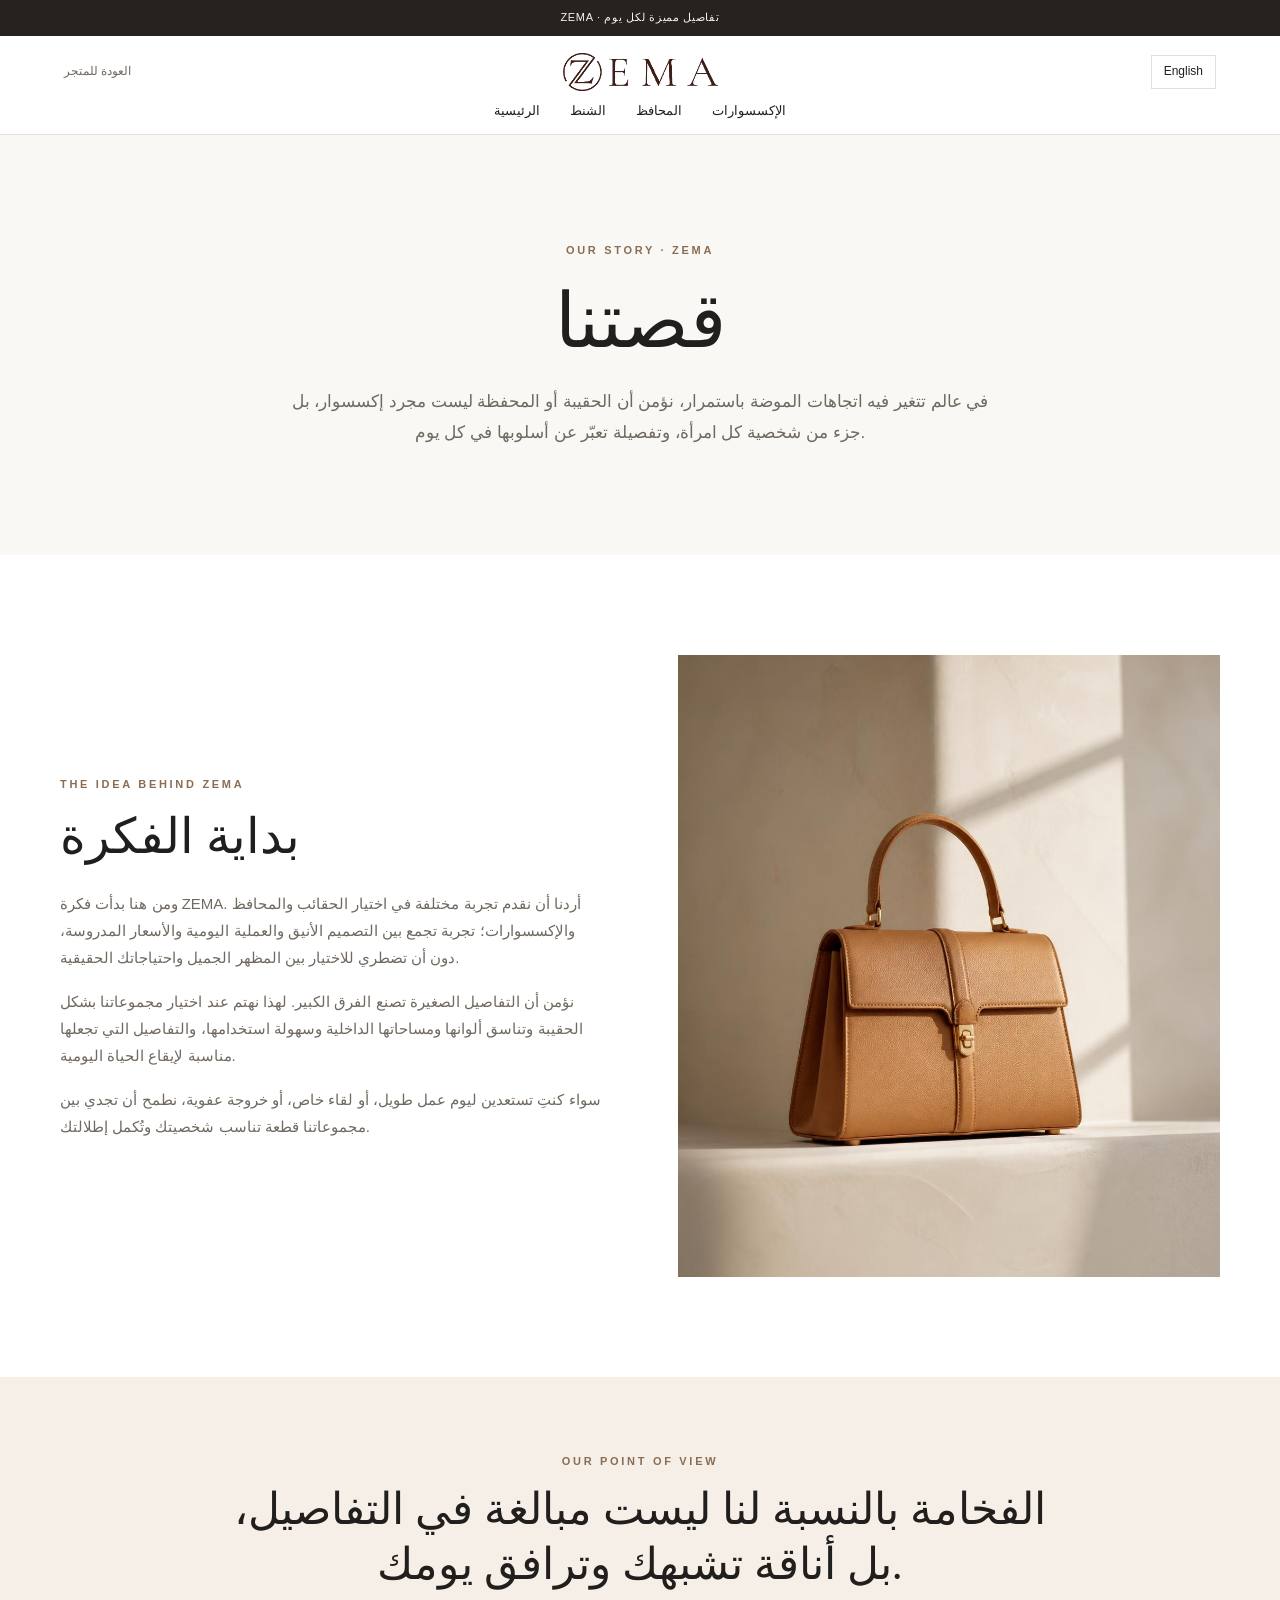
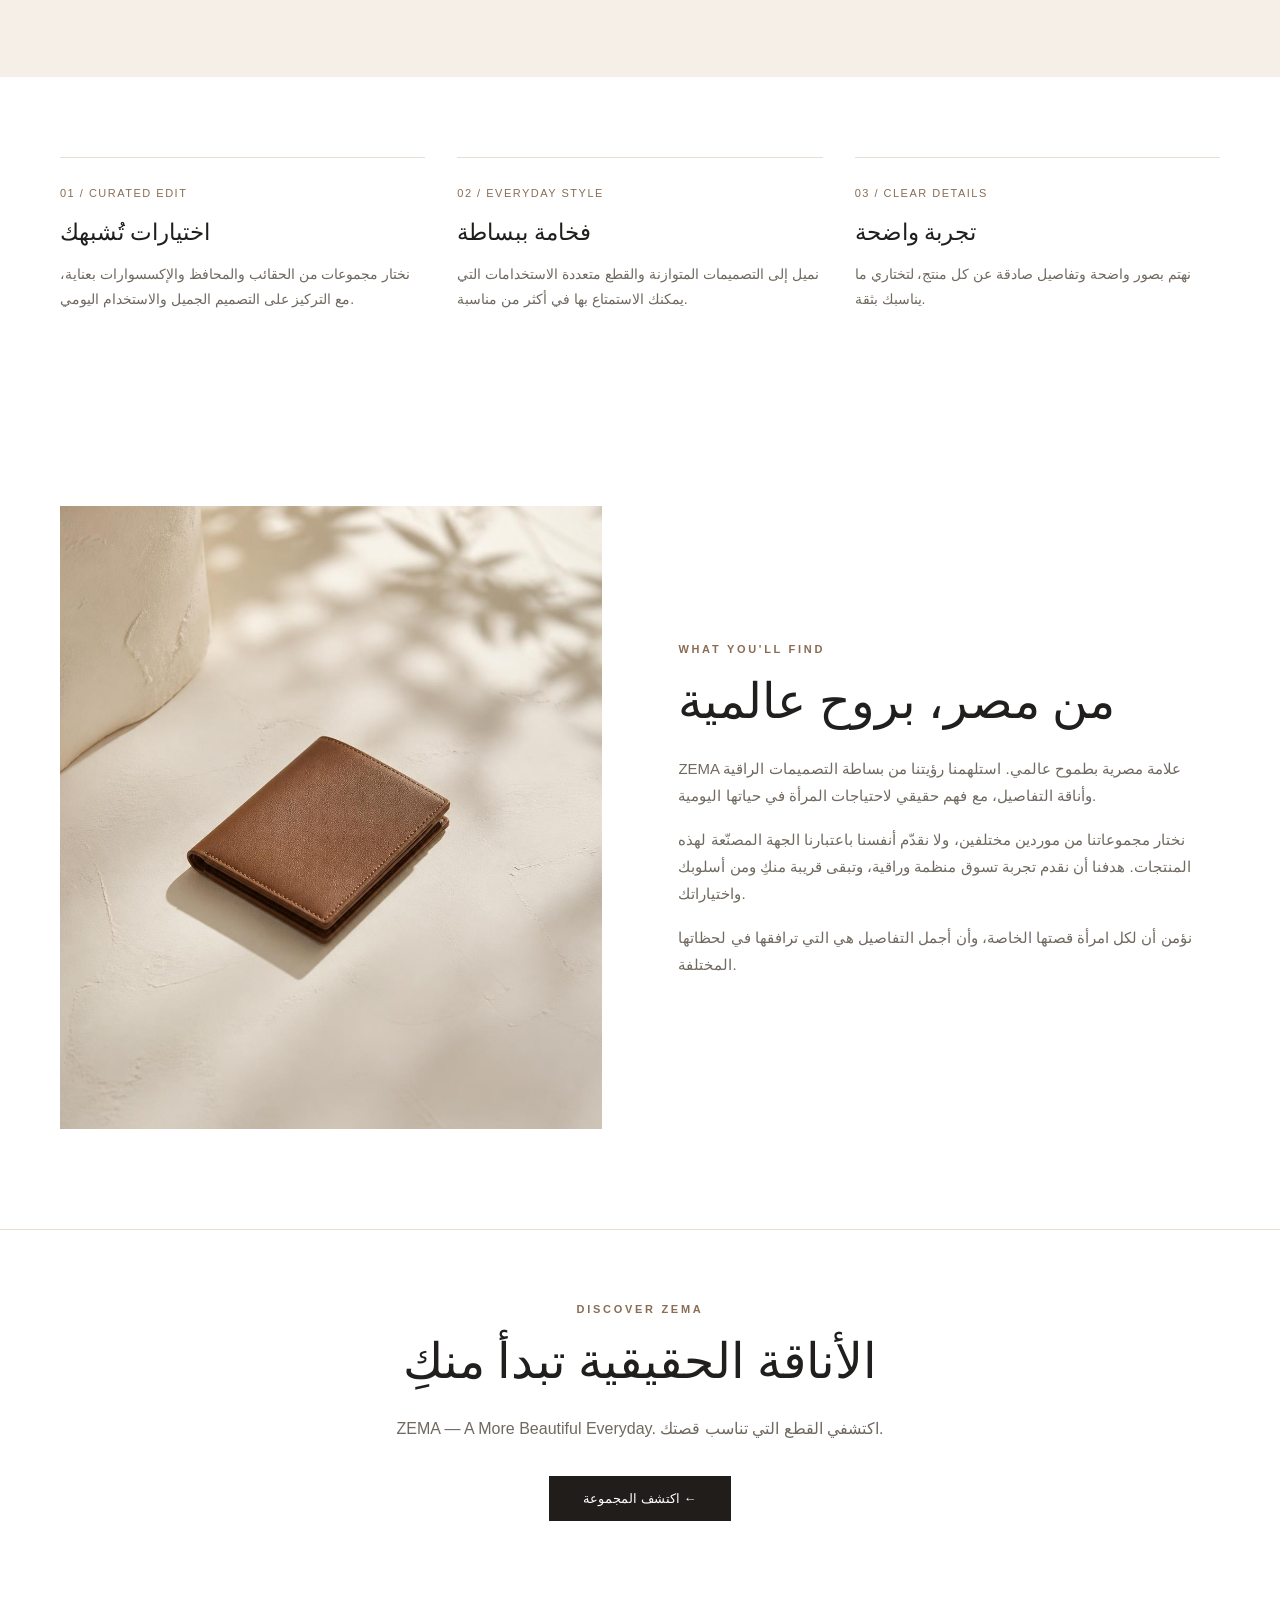
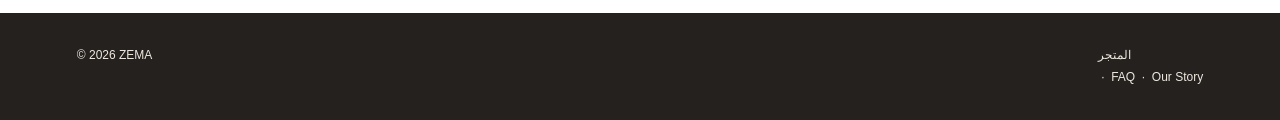
<file: about.html>
<!doctype html>
<!DOCTYPE html>
<html dir="rtl" lang="ar"><head><meta charset="utf-8"/><meta content="width=device-width,initial-scale=1" name="viewport"/><meta content="تعرف على قصة ZEMA ورؤيتنا في اختيار الحقائب والمحافظ والإكسسوارات بعناية لتناسب تفاصيل كل يوم." name="description"/><title>Our Story | ZEMA</title><link href="favicon.png" rel="icon"/><style>
:root{--ink:#211f1d;--muted:#706960;--line:#e7dfd5;--cream:#faf8f4;--sand:#ede5d9;--accent:#8a6d53}*{box-sizing:border-box}html{scroll-behavior:smooth}body{margin:0;color:var(--ink);background:#fff;font-family:Arial,Tahoma,sans-serif;line-height:1.8}a{color:inherit;text-decoration:none}button{font:inherit;cursor:pointer}.announce{background:#25221f;color:#f8f2ea;padding:8px 16px;text-align:center;font-size:11px;letter-spacing:.7px}.header{padding:17px 5% 11px;text-align:center;border-bottom:1px solid var(--line)}.logo{width:155px;height:auto;display:block;margin:0 auto}.headerbar{max-width:1170px;margin:0 auto;display:flex;justify-content:space-between;align-items:center;gap:20px}.lang{border:1px solid var(--line);background:#fff;padding:5px 12px;color:var(--ink);font-size:12px}.headerbar .shoplink{font-size:12px;color:var(--muted)}nav{display:flex;justify-content:center;gap:30px;margin-top:8px;font-size:13px}nav a:hover,footer a:hover{color:var(--accent)}.hero{background:var(--cream);min-height:420px;display:grid;place-content:center;text-align:center;padding:70px 20px}.eyebrow{text-transform:uppercase;font-size:11px;letter-spacing:2.7px;color:var(--accent);font-weight:600}h1,h2,h3{font-family:Georgia,'Times New Roman',serif;font-weight:400;line-height:1.26}h1{font-size:clamp(44px,6vw,76px);margin:13px 0 18px}h2{font-size:clamp(30px,3.8vw,49px);margin:12px 0 22px}h3{font-size:23px;margin:12px 0 7px}.hero p{font-size:17px;max-width:720px;margin:0 auto;color:var(--muted)}.wrap{width:min(1160px,calc(100% - 42px));margin:0 auto}.story{display:grid;grid-template-columns:1fr 1fr;align-items:center;gap:clamp(28px,6vw,90px);padding:100px 0}.story p{color:var(--muted);font-size:15px;margin:0 0 17px}.photo{aspect-ratio:4/4.6;overflow:hidden;background:#e9e1d8}.photo img{height:100%;width:100%;object-fit:cover;display:block}.quote{background:#f5efe7;padding:75px 25px;text-align:center}.quote h2{max-width:850px;margin:10px auto;font-size:clamp(28px,3.4vw,45px)}.values{padding:80px 0;display:grid;grid-template-columns:repeat(3,1fr);gap:32px}.values article{border-top:1px solid var(--line);padding-top:20px}.values p{font-size:14px;color:var(--muted)}.small{text-transform:uppercase;letter-spacing:1.5px;color:var(--accent);font-size:11px}.cta{padding:70px 15px 92px;text-align:center;border-top:1px solid var(--line)}.cta p{color:var(--muted)}.btn{display:inline-block;background:#201d1b;color:#fff;padding:11px 34px;margin-top:16px;font-size:13px}.btn:hover{background:#654e3e}footer{background:#24211f;color:#eee8df;display:flex;justify-content:space-between;gap:20px;flex-wrap:wrap;padding:32px 6%;font-size:12px}footer a{color:#eee8df}body[dir=ltr] .story{direction:ltr}.en{display:none}body[lang=en] .en{display:block}body[lang=en] .ar{display:none}body[lang=ar] .ar{display:block}@media(max-width:760px){.headerbar{gap:10px}.logo{width:128px}nav{gap:13px;flex-wrap:wrap}.hero{min-height:330px}.story{grid-template-columns:1fr;padding:55px 0;gap:28px}.photo{aspect-ratio:4/3}.values{grid-template-columns:1fr;gap:22px;padding:45px 0}.quote{padding:55px 22px}}
</style></head><body><div class="announce"><span class="ar">ZEMA · تفاصيل مميزة لكل يوم</span><span class="en">ZEMA · A More Beautiful Everyday</span></div><header class="header"><div class="headerbar"><a class="shoplink" href="index.html"><span class="ar">العودة للمتجر</span><span class="en">Back to Shop</span></a><a aria-label="ZEMA Home" href="index.html"><img alt="ZEMA" class="logo" src="[data-uri]"/></a><button aria-label="Change language" class="lang" id="languageToggle" type="button">English</button></div><nav><a href="index.html"><span class="ar">الرئيسية</span><span class="en">Home</span></a><a href="index.html#bags-section"><span class="ar">الشنط</span><span class="en">Bags</span></a><a href="index.html"><span class="ar">المحافظ</span><span class="en">Wallets</span></a><a href="index.html"><span class="ar">الإكسسوارات</span><span class="en">Accessories</span></a></nav></header>
<section class="hero"><div class="eyebrow">OUR STORY · ZEMA</div><h1><span class="ar">قصتنا</span><span class="en">Our Story</span></h1><p class="ar">في عالم تتغير فيه اتجاهات الموضة باستمرار، نؤمن أن الحقيبة أو المحفظة ليست مجرد إكسسوار، بل جزء من شخصية كل امرأة، وتفصيلة تعبّر عن أسلوبها في كل يوم.</p><p class="en">In a world of ever-changing trends, we believe a bag or wallet is more than an accessory. It is part of your personality and a detail that expresses your everyday style.</p></section>
<main><div class="wrap"><section class="story"><div><div class="eyebrow">THE IDEA BEHIND ZEMA</div><h2><span class="ar">بداية الفكرة</span><span class="en">Where ZEMA Began</span></h2><div class="ar"><p>ومن هنا بدأت فكرة ZEMA. أردنا أن نقدم تجربة مختلفة في اختيار الحقائب والمحافظ والإكسسوارات؛ تجربة تجمع بين التصميم الأنيق والعملية اليومية والأسعار المدروسة، دون أن تضطري للاختيار بين المظهر الجميل واحتياجاتك الحقيقية.</p><p>نؤمن أن التفاصيل الصغيرة تصنع الفرق الكبير. لهذا نهتم عند اختيار مجموعاتنا بشكل الحقيبة وتناسق ألوانها ومساحاتها الداخلية وسهولة استخدامها، والتفاصيل التي تجعلها مناسبة لإيقاع الحياة اليومية.</p><p>سواء كنتِ تستعدين ليوم عمل طويل، أو لقاء خاص، أو خروجة عفوية، نطمح أن تجدي بين مجموعاتنا قطعة تناسب شخصيتك وتُكمل إطلالتك.</p></div><div class="en"><p>That belief inspired ZEMA. We wanted to offer a different way to shop for bags, wallets and accessories: a curated experience that brings together elegant design, everyday practicality and considered prices.</p><p>We believe the little details make a difference. When selecting our collections, we pay attention to shape, color, interior space and ease of use — the things that matter throughout your day.</p><p>Whether you are heading to work, meeting friends or getting ready for a special occasion, our hope is that you find a piece that feels like you.</p></div></div><div class="photo"><img alt="مجموعة حقائب من ZEMA" loading="lazy" src="hero/cat-bags.jpg"/></div></section></div>
<section class="quote"><div class="eyebrow">OUR POINT OF VIEW</div><h2 class="ar">الفخامة بالنسبة لنا ليست مبالغة في التفاصيل، بل أناقة تشبهك وترافق يومك.</h2><h2 class="en">To us, luxury is not excess. It is thoughtful style that feels like you.</h2></section>
<div class="wrap"><section class="values"><article><span class="small">01 / CURATED EDIT</span><h3 class="ar">اختيارات تُشبهك</h3><h3 class="en">Selected for Your Style</h3><p class="ar">نختار مجموعات من الحقائب والمحافظ والإكسسوارات بعناية، مع التركيز على التصميم الجميل والاستخدام اليومي.</p><p class="en">We thoughtfully curate bags, wallets and accessories, balancing beautiful design with everyday use.</p></article><article><span class="small">02 / EVERYDAY STYLE</span><h3 class="ar">فخامة ببساطة</h3><h3 class="en">Everyday Elegance</h3><p class="ar">نميل إلى التصميمات المتوازنة والقطع متعددة الاستخدامات التي يمكنك الاستمتاع بها في أكثر من مناسبة.</p><p class="en">We love balanced, versatile pieces that fit naturally into different moments and occasions.</p></article><article><span class="small">03 / CLEAR DETAILS</span><h3 class="ar">تجربة واضحة</h3><h3 class="en">Shopping Made Simple</h3><p class="ar">نهتم بصور واضحة وتفاصيل صادقة عن كل منتج، لتختاري ما يناسبك بثقة.</p><p class="en">We aim for clear photography and honest product details, so you can choose with confidence.</p></article></section>
<section class="story"><div class="photo"><img alt="المحافظ والإكسسوارات في ZEMA" loading="lazy" src="hero/cat-wallets.jpg"/></div><div><div class="eyebrow">WHAT YOU'LL FIND</div><h2 class="ar"><span class="ar">من مصر، بروح عالمية</span><span class="en">From Egypt, With a Global Outlook</span></h2><h2 class="en">Little Details, Big Difference</h2><div class="ar"><p>ZEMA علامة مصرية بطموح عالمي. استلهمنا رؤيتنا من بساطة التصميمات الراقية وأناقة التفاصيل، مع فهم حقيقي لاحتياجات المرأة في حياتها اليومية.</p><p>نختار مجموعاتنا من موردين مختلفين، ولا نقدّم أنفسنا باعتبارنا الجهة المصنّعة لهذه المنتجات. هدفنا أن نقدم تجربة تسوق منظمة وراقية، وتبقى قريبة منكِ ومن أسلوبك واختياراتك.</p><p>نؤمن أن لكل امرأة قصتها الخاصة، وأن أجمل التفاصيل هي التي ترافقها في لحظاتها المختلفة.</p></div><div class="en"><p>ZEMA is an Egyptian brand with a global outlook. We draw inspiration from refined simplicity and an appreciation for the details that matter to women in everyday life.</p><p>We curate our selection from different suppliers rather than manufacturing every item ourselves. Our aim is to offer an elegant, accessible and thoughtfully organized shopping experience.</p><p>Every woman has her own story. We believe the most beautiful details are the ones that accompany her along the way.</p></div></div></section></div></main>
<section class="cta"><div class="eyebrow">DISCOVER ZEMA</div><h2 class="ar">الأناقة الحقيقية تبدأ منكِ</h2><h2 class="en">True Style Begins With You</h2><p class="ar">ZEMA — A More Beautiful Everyday. اكتشفي القطع التي تناسب قصتك.</p><p class="en">ZEMA — A More Beautiful Everyday. Discover pieces that fit your story.</p><a class="btn" href="index.html"><span class="ar">اكتشف المجموعة ←</span><span class="en">Explore Collection →</span></a></section>
<footer><span>© 2026 ZEMA</span><span><a href="index.html"><span class="ar">المتجر</span><span class="en">Shop</span></a>  ·  <a href="index.html#faq">FAQ</a>  ·  <a href="about.html">Our Story</a></span></footer><script>const toggle=document.getElementById('languageToggle');function setLanguage(next){document.documentElement.lang=next;document.documentElement.dir=next==='ar'?'rtl':'ltr';document.body.lang=next;document.body.dir=next;toggle.textContent=next==='ar'?'English':'العربية';try{localStorage.setItem('zema-about-language',next)}catch(e){}}toggle.addEventListener('click',()=>setLanguage(document.documentElement.lang==='ar'?'en':'ar'));let saved='ar';try{saved=localStorage.getItem('zema-about-language')||'ar'}catch(e){}setLanguage(saved==='en'?'en':'ar');</script></body></html>
</file>
